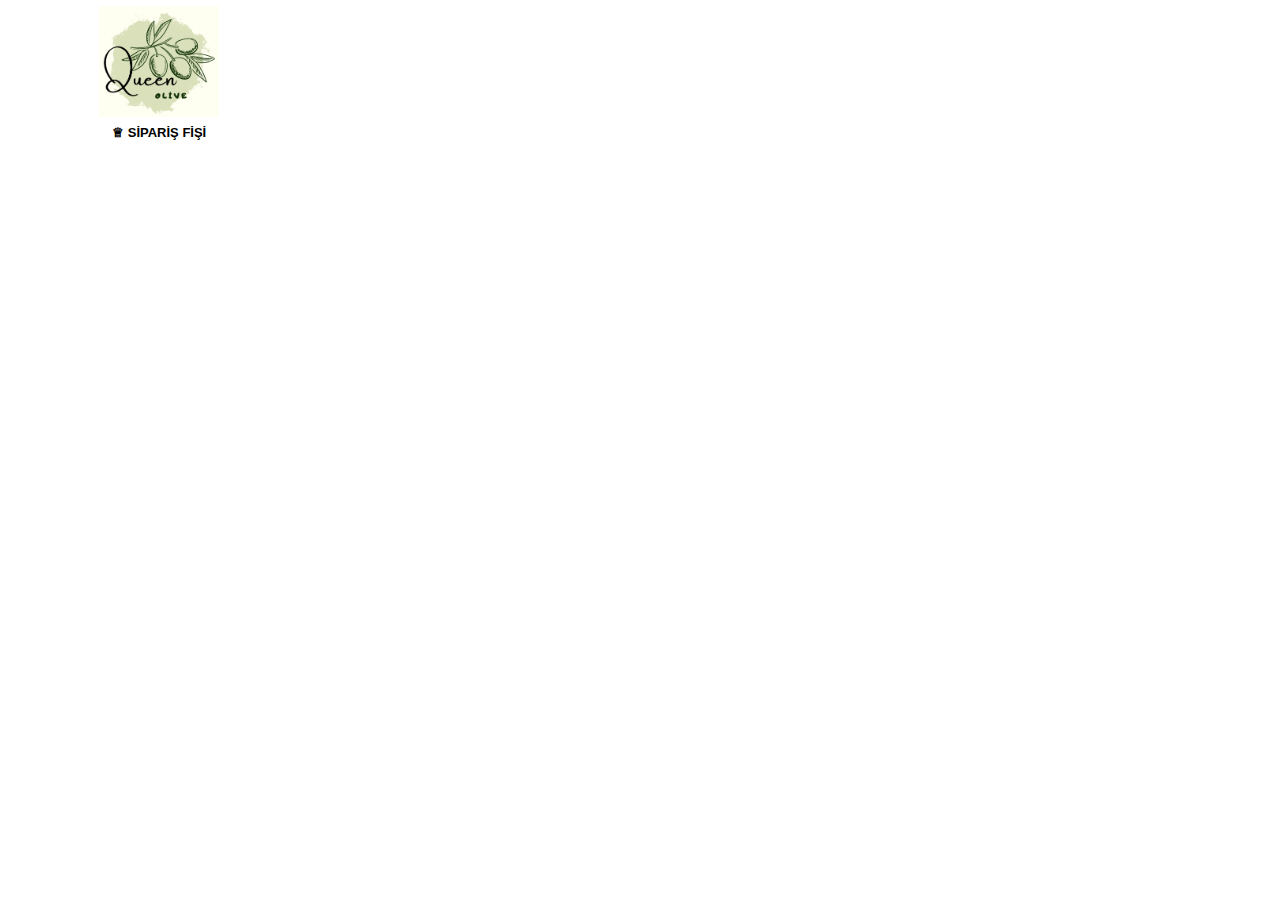
<file: adisyon_print.html>
<!DOCTYPE html>
<html lang="tr">
<head>
<meta charset="UTF-8">
<title>♕️ Fiş Yazdır</title>

<!-- TERMAL YAZICI AYARLARI -->
<style>
@page {
  size: 80mm auto;
  margin: 0;
}

html, body {
  width: 80mm;
  margin: 0;
  padding: 0 4px;
  font-family: Arial, sans-serif;
  font-size: 12px;
  line-height: 1.25;
}

/* Logo */
.logo {
  text-align: center;
  margin: 6px 0 4px 0;
}
.logo img {
  width: 120px;
  height: auto;
}

/* Başlık */
h2 {
  text-align: center;
  font-size: 13px;
  margin: 4px 0;
}

/* İçerik */
#content {
  width: 100%;
  word-wrap: break-word;
}

/* Kesikli çizgi */
.line {
  border-bottom: 1px dashed #000;
  margin: 6px 0;
}
</style>

</head>
<body>

<!-- LOGO -->
<div class="logo">
  <img src="logo.png">
</div>

<h2>♕️ SİPARİŞ FİŞİ</h2>

<!-- JS’den içeriği basacağımız yer -->
<div id="content"></div>

<script>
/* ============================================================
   BU FONKSİYON app.js TARAFINDAN ÇAĞRILIR
============================================================ */
window.doPrint = function () {
  setTimeout(() => {
    window.print();
    setTimeout(() => window.close(), 300);
  }, 150);
};
</script>

</body>
</html>
</file>
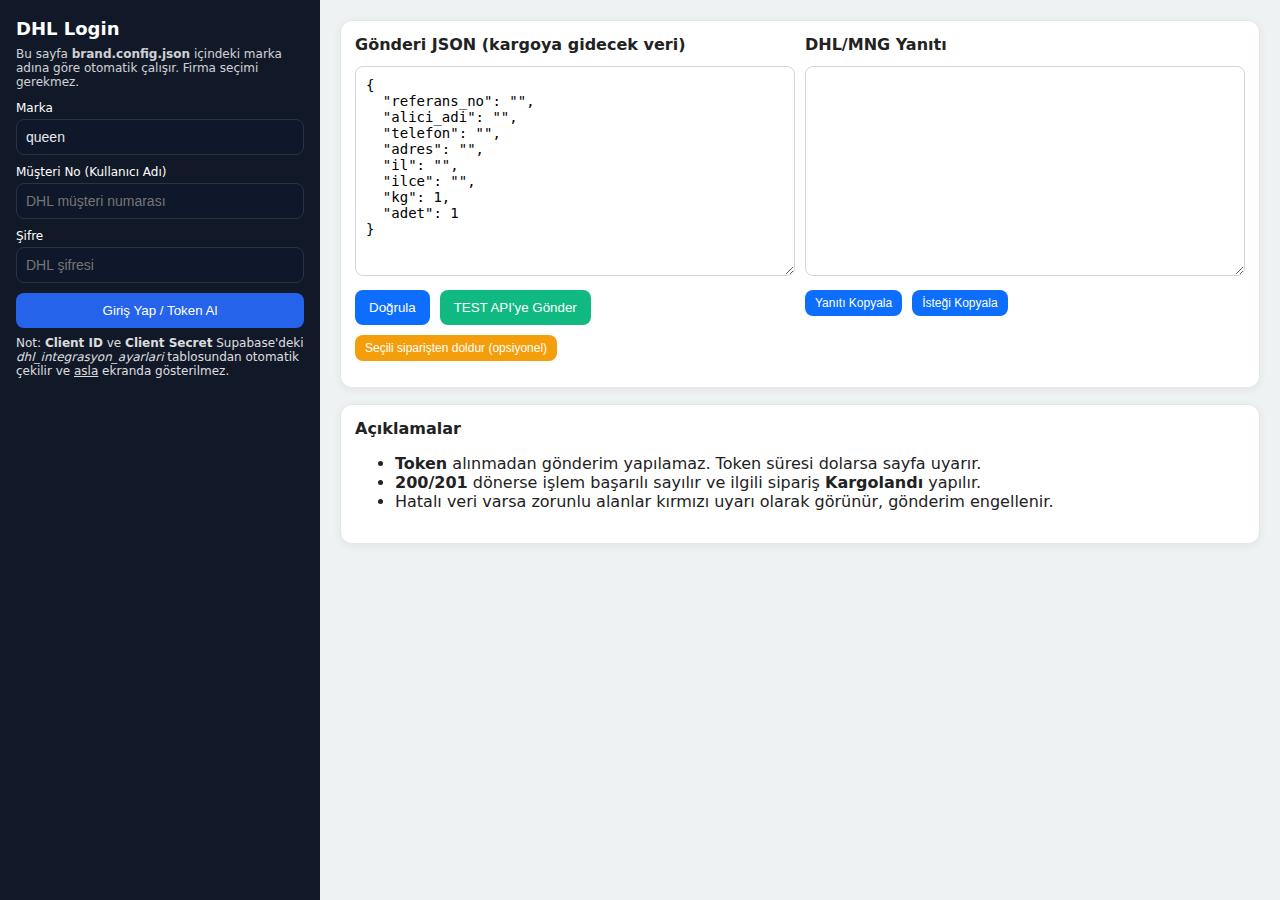
<file: dhl.html>
<!DOCTYPE html>
<html lang="tr">
<head>
  <meta charset="UTF-8" />
  <meta name="viewport" content="width=device-width, initial-scale=1" />
  <title>DHL Kargolama</title>
  <link rel="icon" type="image/png" href="favicon.png" />
  <script src="config.js"></script>
  <link rel="stylesheet" href="style.css" />
  <style>
    /* Sayfa içi sade stiller (mevcut tasarıma uyumlu, minimal) */
    .kargo-wrap{display:flex;min-height:100vh}
    .kargo-left{width:320px;background:#111827;color:#fff;padding:18px 16px}
    .kargo-left h2{margin:0 0 8px;font-size:18px}
    .kargo-left .desc{opacity:.8;font-size:12px;margin-bottom:12px}
    .kargo-left label{font-size:12px;display:block;margin:10px 0 4px}
    .kargo-left input{width:100%;padding:9px;border-radius:8px;border:1px solid #2b3445;background:#0f172a;color:#e5e7eb}
    .kargo-left .btn{width:100%;margin-top:10px;padding:10px 12px;border:none;border-radius:8px;background:#2563eb;color:#fff;cursor:pointer}
    .kargo-left .muted{font-size:12px;opacity:.85;margin-top:8px}
    .token-chip{margin-top:10px;padding:8px;border-radius:8px;background:#064e3b;color:#d1fae5;display:none}
    .token-chip.error{background:#7f1d1d;color:#fee2e2}

    .kargo-right{flex:1;padding:20px}
    .box{background:#fff;border:1px solid #e5e7eb;border-radius:12px;padding:14px 14px 16px;margin-bottom:16px;box-shadow:0 2px 8px rgba(0,0,0,.06)}
    .box h3{margin:0 0 12px;font-size:16px}
    .row{display:grid;grid-template-columns:1fr 1fr;gap:12px}
    .row > .box{margin:0}
    textarea.req,textarea.res{width:100%;min-height:210px;border:1px solid #d1d5db;border-radius:8px;padding:10px;font-family:ui-monospace,SFMono-Regular,Menlo,monospace}
    .actions{display:flex;gap:10px;flex-wrap:wrap;margin-top:10px}
    .btn{padding:10px 14px;border:none;border-radius:8px;background:#0d6efd;color:#fff;cursor:pointer}
    .btn.secondary{background:#10b981}
    .btn.warn{background:#f59e0b}
    .status-pill{display:inline-flex;align-items:center;gap:8px;padding:6px 10px;border-radius:999px;font-size:12px}
    .status-ok{background:#ecfdf5;color:#065f46}
    .status-err{background:#fef2f2;color:#991b1b}
    .mini{font-size:12px;padding:6px 10px}
    .two-col{display:grid;grid-template-columns:1fr 1fr;gap:10px}

    @media(max-width:1100px){
      .row{grid-template-columns:1fr}
      .two-col{grid-template-columns:1fr}
      .kargo-left{width:100%;position:sticky;top:0}
      .kargo-wrap{flex-direction:column}
    }
  </style>
</head>
<body>

<!-- SOL: Login & Token -->
<div class="kargo-wrap">
  <aside class="kargo-left">
    <h2>DHL Login</h2>
    <div class="desc">Bu sayfa <b>brand.config.json</b> içindeki marka adına göre otomatik çalışır. Firma seçimi gerekmez.</div>

    <label>Marka</label>
    <input id="brandName" type="text" disabled value="Yükleniyor..." />

    <label>Müşteri No (Kullanıcı Adı)</label>
    <input id="kullanici" type="text" placeholder="DHL müşteri numarası" />

    <label>Şifre</label>
    <input id="sifre" type="password" placeholder="DHL şifresi" />

    <button class="btn" id="btnLogin" onclick="handleLogin()">Giriş Yap / Token Al</button>
    <div id="tokenChip" class="token-chip">Token alındı • 8 saat geçerli</div>

    <div class="muted">Not: <b>Client ID</b> ve <b>Client Secret</b> Supabase'deki <i>dhl_integrasyon_ayarlari</i> tablosundan otomatik çekilir ve <u>asla</u> ekranda gösterilmez.</div>
  </aside>

  <!-- SAĞ: Test gönderim & log görüntüleme -->
  <main class="kargo-right">

    <div class="box two-col">
      <div>
        <h3>Gönderi JSON (kargoya gidecek veri)</h3>
        <textarea id="reqBox" class="req">{
  "referans_no": "",
  "alici_adi": "",
  "telefon": "",
  "adres": "",
  "il": "",
  "ilce": "",
  "kg": 1,
  "adet": 1
}</textarea>
        <div class="actions">
          <button class="btn" onclick="validateOnly()">Doğrula</button>
          <button class="btn secondary" onclick="sendShipment()">TEST API'ye Gönder</button>
          <button class="btn warn mini" onclick="preFillFromSelected()">Seçili siparişten doldur (opsiyonel)</button>
        </div>
        <div id="statusArea" style="margin-top:10px"></div>
      </div>
      <div>
        <h3>DHL/MNG Yanıtı</h3>
        <textarea id="resBox" class="res" readonly></textarea>
        <div class="actions">
          <button class="btn mini" onclick="copyText('resBox')">Yanıtı Kopyala</button>
          <button class="btn mini" onclick="copyText('reqBox')">İsteği Kopyala</button>
        </div>
      </div>
    </div>

    <div class="box">
      <h3>Açıklamalar</h3>
      <ul>
        <li><b>Token</b> alınmadan gönderim yapılamaz. Token süresi dolarsa sayfa uyarır.</li>
        <li><b>200/201</b> dönerse işlem başarılı sayılır ve ilgili sipariş <b>Kargolandı</b> yapılır.</li>
        <li>Hatalı veri varsa zorunlu alanlar kırmızı uyarı olarak görünür, gönderim engellenir.</li>
      </ul>
    </div>

  </main>
</div>

<!-- Supabase & App -->
<script src="https://cdn.jsdelivr.net/npm/@supabase/supabase-js@2"></script>
<script>
/************************************
 * 1) GLOBALS
 ************************************/
let db;              // supabase client
let BRAND = null;    // brand.config.json -> CONFIG.brand
let client_id = null, client_secret = null; // dhl_integrasyon_ayarlari
let token_url = null, shipment_url = null, api_version = "1.0";

let activeToken = null;   // alınan JWT
let tokenExpireAt = null; // ISO string

/************************************
 * 2) INIT
 ************************************/
(async function init(){
  await window.waitConfig?.();
  BRAND = (window.CONFIG?.brand || "").toLowerCase();
  document.getElementById('brandName').value = BRAND || "(brand yok)";

  // Supabase client (mevcut projedeki sabitlerle birebir)
  const SUPABASE_URL = "https://jarsxtpqzqzhlshpmgot.supabase.co";
  const SUPABASE_KEY = "eyJhbGciOiJIUzI1NiIsInR5cCI6IkpXVCJ9.eyJpc3MiOiJzdXBhYmFzZSIsInJlZiI6ImphcnN4dHBxenF6aGxzaHBtZ290Iiwicm9sZSI6ImFub24iLCJpYXQiOjE3NjIyODExMTcsImV4cCI6MjA3Nzg1NzExN30.98oYONSkb8XSDrfGW2FxhFmt2BLB5ZRo3Ho50GhZYgE";
  db = supabase.createClient(SUPABASE_URL, SUPABASE_KEY);

  // 1) Global entegrasyon ayarlarını çek (client id/secret + URL'ler)
  await loadIntegrationSettings();
  // 2) Firma hesabını çek (musteri_no / sifre) ve alanlara doldur
  await loadFirmAccount();
  // 3) LocalStorage'da geçerli token varsa yükle
  loadLocalToken();
})();

async function loadIntegrationSettings(){
  const { data, error } = await db
    .from('dhl_integrasyon_ayarlari')
    .select('*')
    .limit(1)
    .maybeSingle();
  if(error){ console.warn('integration error', error); return; }
  if(!data) return;
  client_id = data["X-IBM-Client-Id"]; client_secret = data["X-IBM-Client-Secret"];
  token_url = data.token_url; shipment_url = data.shipment_url; api_version = data["x-api-version"] || '1.0';
}

async function loadFirmAccount(){
  if(!BRAND) return;
  const { data, error } = await db
    .from('dhl_firma_hesaplari')
    .select('customerNumber, password, son_token, son_token_expire')
    .eq('firma_adi', BRAND)
    .maybeSingle();
  if(error){ console.warn('firma hesap error', error); return; }
  if(!data) return;
  document.getElementById('kullanici').value = data.customerNumber || '';
  document.getElementById('sifre').value = data.password || '';
  if(data.son_token && data.son_token_expire){
    activeToken = data.son_token;
    tokenExpireAt = data.son_token_expire;
    reflectTokenUI();
  }
}

function loadLocalToken(){
  try{
    const t = localStorage.getItem('dhl_token');
    const ex = localStorage.getItem('dhl_token_exp');
    if(t && ex && new Date(ex) > new Date()){
      activeToken = t; tokenExpireAt = ex; reflectTokenUI();
    }
  }catch{}
}

function reflectTokenUI(){
  const chip = document.getElementById('tokenChip');
  if(activeToken && tokenExpireAt && new Date(tokenExpireAt) > new Date()){
    const leftMin = Math.max(0, Math.floor((new Date(tokenExpireAt) - new Date())/60000));
    chip.classList.remove('error');
    chip.textContent = `Token aktif • ${leftMin} dk. kaldı`;
    chip.style.display = 'block';
  }else{
    chip.classList.add('error');
    chip.textContent = 'Token yok / süresi doldu';
    chip.style.display = 'block';
  }
}

/************************************
 * 3) LOGIN / TOKEN
 ************************************/
async function handleLogin(){
  const musteri = document.getElementById('kullanici').value.trim();
  const sifre   = document.getElementById('sifre').value.trim();
  if(!musteri || !sifre){ return alert('Müşteri no ve şifre zorunlu'); }
  if(!client_id || !client_secret || !token_url){ return alert('Entegrasyon ayarları eksik (client/secret/token_url)'); }

  // MNG->DHL test örneği: token için gerekli header'lar
  try{
    const res = await fetch(token_url, {
      method: 'POST',
      headers: {
        'X-IBM-Client-Id': client_id,
        'X-IBM-Client-Secret': client_secret,
        'accept': 'application/json',
        'content-type': 'application/json',
        'x-api-version': api_version
      },
      body: JSON.stringify({ username: musteri, password: sifre }) // GUIDE'a göre gerekirse boş {}
    });

    const raw = await res.text();
    let data = {};
    try{ data = JSON.parse(raw); }catch{ data = { raw }; }

    if(res.status === 200 || res.status === 201){
      activeToken = data.access_token || data.token || null;
      // expires / expires_in'den tahminî expiry
      const ex = data.expires || data.exp || null;
      tokenExpireAt = ex ? new Date(ex).toISOString() : new Date(Date.now()+8*3600*1000).toISOString();

      // Supabase'e kaydet
      if(BRAND){
        await db.from('dhl_firma_hesaplari')
          .update({ customerNumber: musteri, password: sifre, son_token: activeToken, son_token_expire: tokenExpireAt })
          .eq('firma_adi', BRAND);
      }
      // LocalStorage
      localStorage.setItem('dhl_token', activeToken||'');
      localStorage.setItem('dhl_token_exp', tokenExpireAt||'');

      reflectTokenUI();
      alert('Token başarıyla alındı');
    }else{
      activeToken = null; tokenExpireAt = null; reflectTokenUI();
      alert('Token alınamadı: '+raw);
    }
  }catch(err){
    activeToken = null; tokenExpireAt = null; reflectTokenUI();
    alert('Token hatası: '+err);
  }
}

/************************************
 * 4) VALIDATION
 ************************************/
function validateOnly(){
  const { ok, errors } = validateJSON();
  const area = document.getElementById('statusArea');
  if(ok){ area.innerHTML = `<span class="status-pill status-ok">✔ Zorunlu alan kontrolü geçti</span>`; }
  else{ area.innerHTML = `<span class="status-pill status-err">✖ Eksik/Hatalı alanlar: ${errors.join(', ')}</span>`; }
}

function validateJSON(){
  let bodyText = document.getElementById('reqBox').value;
  let obj;
  try{ obj = JSON.parse(bodyText); }catch{ return { ok:false, errors:['Geçersiz JSON'] }; }
  const need = ['referans_no','alici_adi','telefon','adres','il','ilce','kg','adet'];
  const missing = need.filter(k=> !obj[k] && obj[k] !== 0);
  if(missing.length) return { ok:false, errors:missing };
  if(isNaN(Number(obj.kg)) || isNaN(Number(obj.adet))) return { ok:false, errors:['kg/adet sayı olmalı'] };
  return { ok:true, errors:[] };
}

/************************************
 * 5) SHIPMENT GÖNDERİMİ (TEST)
 ************************************/
async function sendShipment(){
  if(!activeToken || !tokenExpireAt || new Date(tokenExpireAt) <= new Date()){
    return alert('Token geçersiz veya süresi dolmuş. Lütfen tekrar giriş yapın.');
  }
  if(!shipment_url){ return alert('shipment_url tanımlı değil'); }

  const v = validateJSON();
  if(!v.ok){ return validateOnly(); }

  const bodyText = document.getElementById('reqBox').value;
  let statusHtml = '';
  try{
    const res = await fetch(shipment_url, {
      method: 'POST',
      headers: {
        'Authorization': 'Bearer '+activeToken,
        'accept': 'application/json',
        'content-type': 'application/json'
      },
      body: bodyText
    });

    const rawText = await res.text();
    document.getElementById('resBox').value = rawText;

    if(res.status === 200 || res.status === 201){
      statusHtml = `<span class=\"status-pill status-ok\">✔ ${res.status} Başarılı</span>`;
      // Sipariş durumunu Kargolandı yap (referans_no alanını siparis_no olarak varsayıyoruz)
      try{
        const parsed = JSON.parse(bodyText);
        const refNo = Number(parsed.referans_no);
        if(!isNaN(refNo)){
          await db.from('queen_siparisler')
            .update({ kargo_durumu:'Kargolandı' })
            .eq('siparis_no', refNo);
        }
      }catch{}
      alert('Gönderim başarılı');
    }else{
      statusHtml = `<span class=\"status-pill status-err\">✖ ${res.status} Hata</span>`;
      alert('Hata oluştu. Yanıt detayını kontrol edin.');
    }
  }catch(err){
    statusHtml = `<span class=\"status-pill status-err\">✖ İstek hatası: ${String(err)}</span>`;
  }
  document.getElementById('statusArea').innerHTML = statusHtml;
}

/************************************
 * 6) KOLAYLIK
 ************************************/
function copyText(id){
  const el = document.getElementById(id);
  el.select();
  document.execCommand('copy');
}

function preFillFromSelected(){
  // Bu fonksiyon istenirse mevcut sayfadaki seçili siparişten formu doldurmak için kullanılabilir
  // Şimdilik sadece örnek doldurma bırakıyoruz.
  const ex = {
    referans_no: "10001",
    alici_adi: "Ad Soyad",
    telefon: "05001234567",
    adres: "Mahalle Cad. Sok. No:1",
    il: "İstanbul",
    ilce: "Kadıköy",
    kg: 1,
    adet: 1
  };
  document.getElementById('reqBox').value = JSON.stringify(ex, null, 2);
}
</script>
</body>
</html>
</file>
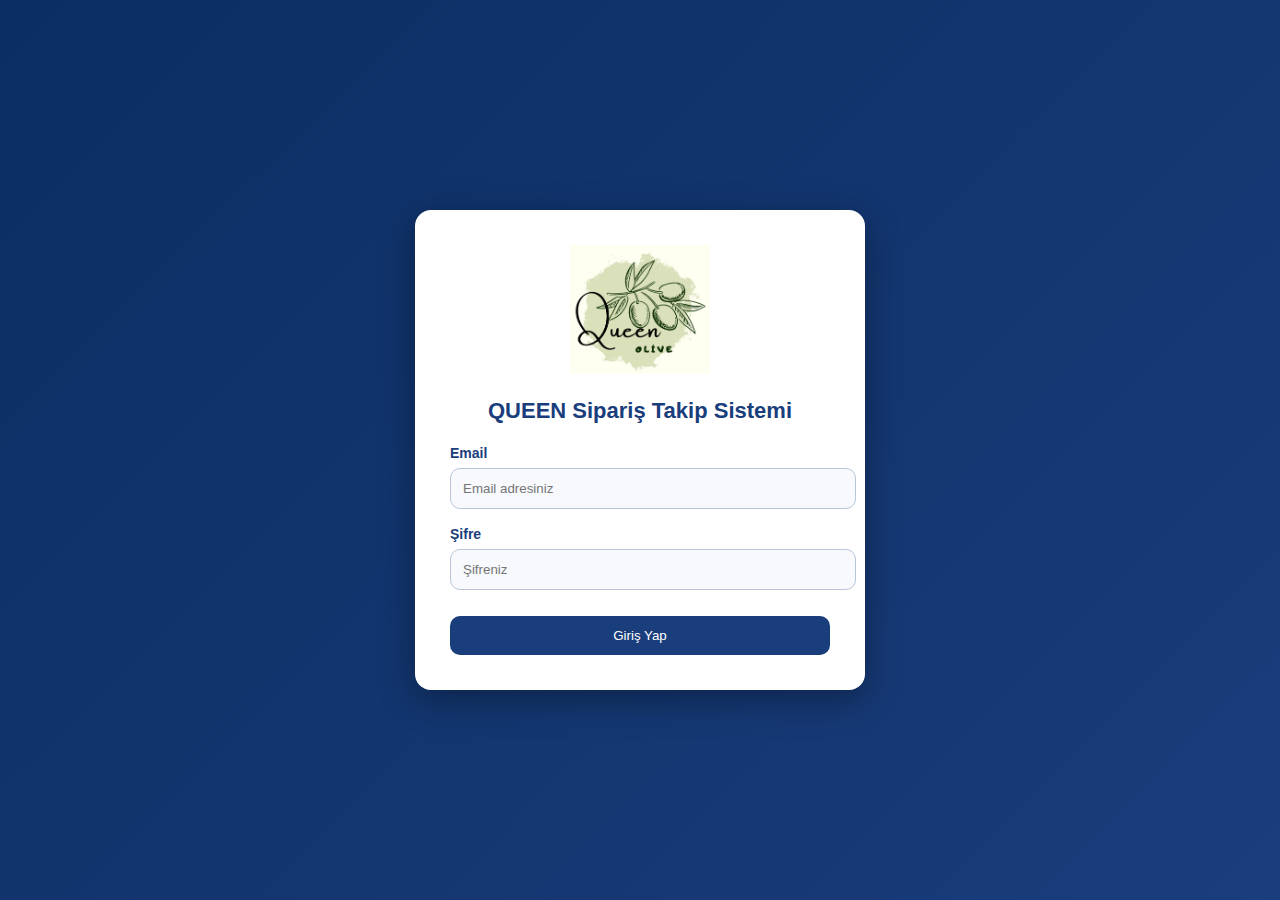
<file: login.html>
<!DOCTYPE html>
<html lang="tr">
<head>
  <meta charset="UTF-8"><meta name="viewport" content="width=device-width, initial-scale=1.0">
  <title>Giriş Yap</title>
  <script src="config.js"></script>
  <style>
    body{margin:0;height:100vh;display:flex;align-items:center;justify-content:center;font-family:"Segoe UI",sans-serif;background:linear-gradient(135deg,#0b2e63,#1a3d7c)}
    .login-box{width:90%;max-width:380px;background:#fff;padding:35px;border-radius:16px;box-shadow:0 10px 35px rgba(0,0,0,.35);text-align:center}
    .logo{width:140px;margin:0 auto 20px}
    h2{color:#1a3d7c;margin:0 0 20px;font-size:22px;font-weight:700}
    .form-group{margin-bottom:16px;text-align:left}
    label{font-size:14px;font-weight:600;color:#1a3d7c}
    input{width:100%;padding:12px;border-radius:10px;border:1px solid #b8c6d9;margin-top:6px;background:#f7f9fc}
    .btn-login{width:100%;padding:12px;border:none;border-radius:10px;background:#1a3d7c;color:#fff;cursor:pointer;margin-top:10px}
    .error{margin-top:12px;color:#e74c3c;display:none}
  </style>
</head>
<body>
  <div class="login-box">
    <img id="brandLogo" class="logo" alt="Logo">
    <h2 id="brandTitle"></h2>

    <div class="form-group">
      <label>Email</label>
      <input id="email" type="email" placeholder="Email adresiniz">
    </div>
    <div class="form-group">
      <label>Şifre</label>
      <input id="password" type="password" placeholder="Şifreniz">
    </div>

    <button class="btn-login" onclick="login()">Giriş Yap</button>
    <div id="errorBox" class="error"></div>
  </div>

  <script src="https://cdn.jsdelivr.net/npm/@supabase/supabase-js@2"></script>
  <script>
    (async()=>{
      await window.waitConfig();
      document.getElementById("brandLogo").src = CONFIG.logo;
      document.getElementById("brandTitle").innerText = CONFIG.brandName + " Sipariş Takip Sistemi";
    })();

    const db = supabase.createClient(
      "https://jarsxtpqzqzhlshpmgot.supabase.co",
      "eyJhbGciOiJIUzI1NiIsInR5cCI6IkpXVCJ9.eyJpc3MiOiJzdXBhYmFzZSIsInJlZiI6ImphcnN4dHBxenF6aGxzaHBtZ290Iiwicm9sZSI6ImFub24iLCJpYXQiOjE3NjIyODExMTcsImV4cCI6MjA3Nzg1NzExN30.98oYONSkb8XSDrfGW2FxhFmt2BLB5ZRo3Ho50GhZYgE"
    );

    async function login(){
      await window.waitConfig();
      const email = document.getElementById("email").value.trim();
      const password = document.getElementById("password").value.trim();
      const errorBox = document.getElementById("errorBox"); errorBox.style.display="none";

      const { data, error } = await db.auth.signInWithPassword({ email, password });
      if(error){ errorBox.textContent="Hatalı email veya şifre!"; errorBox.style.display="block"; return; }

      const meta = (data.user.user_metadata ?? data.user.raw_user_meta_data) || {};
      if(!meta.firma || meta.firma.toLowerCase() !== CONFIG.brand.toLowerCase()){
        errorBox.textContent = "Bu panele sadece " + CONFIG.brandName + " kullanıcıları girebilir!";
        errorBox.style.display="block";
        await db.auth.signOut();
        return;
      }

      localStorage.setItem("firma", meta.firma.toLowerCase());
      localStorage.setItem("rol", meta.rol || "");
      localStorage.setItem("session", JSON.stringify(data.session));
      location.href="index.html";
    }
    window.login = login;
  </script>
</body>
</html>
</file>
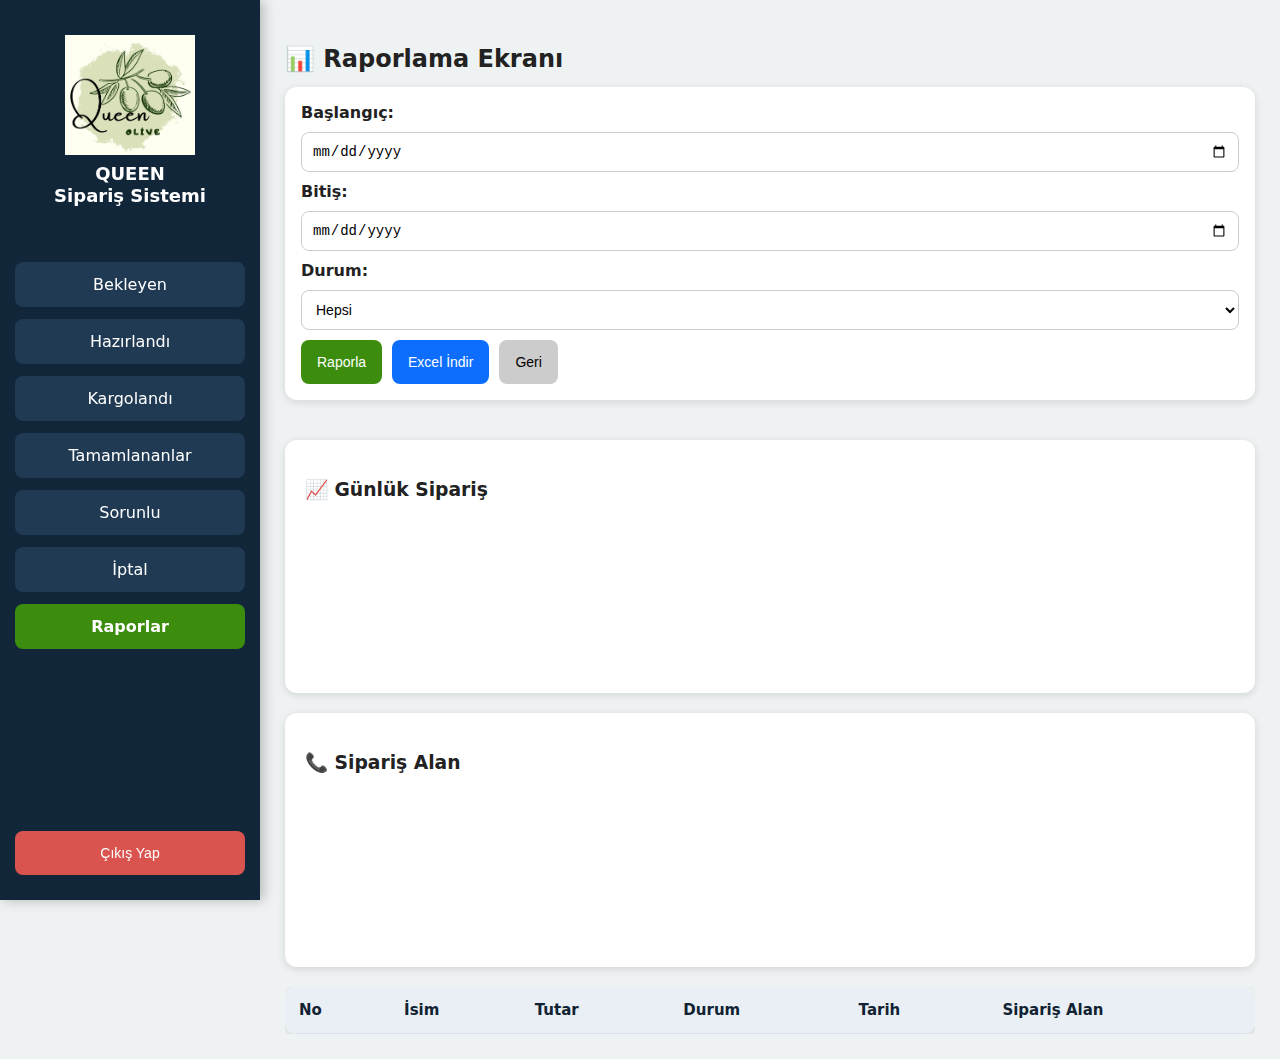
<file: rapor.html>
<!DOCTYPE html>
<html lang="tr">
<head>
  <meta charset="UTF-8" />
  <meta name="viewport" content="width=device-width, initial-scale=1.0" />
  <title>Raporlar</title>

  <!-- CONFIG -->
  <script src="config.js"></script>

  <!-- CSS -->
  <link rel="stylesheet" href="style.css" />

  <!-- SUPABASE & CHARTS -->
  <script src="https://cdn.jsdelivr.net/npm/@supabase/supabase-js@2"></script>
  <script src="https://cdn.jsdelivr.net/npm/chart.js"></script>

  <style>
    .report-card{
      background:#fff;padding:20px;border-radius:12px;
      box-shadow:0 2px 8px rgba(0,0,0,.12);flex:1;min-width:220px
    }
    .report-card h3{margin:0;font-size:16px}
    .report-card .value{margin-top:8px;font-size:24px;font-weight:700}
    .toolbar{
      background:#fff;padding:16px;border-radius:12px;
      box-shadow:0 2px 8px rgba(0,0,0,.12);
      margin-bottom:20px;display:flex;gap:10px;flex-wrap:wrap;
      align-items:center
    }
    select, input[type="date"]{
      padding:10px;border:1px solid #ccc;border-radius:8px
    }
  </style>
</head>
<body>
  <div class="mobile-menu-btn" onclick="toggleMenu()">☰</div>

  <aside class="sidebar">
    <div class="sidebar-header">
      <img id="brandLogo" class="sidebar-logo" alt="Logo">
      <div id="brandTitle" class="sidebar-title"></div>
    </div>

    <ul class="menu">
      <li onclick="window.location='index.html'">Bekleyen</li>
      <li onclick="window.location='index.html'">Hazırlandı</li>
      <li onclick="window.location='index.html'">Kargolandı</li>
      <li onclick="window.location='index.html'">Tamamlananlar</li>
      <li onclick="window.location='index.html'">Sorunlu</li>
      <li onclick="window.location='index.html'">İptal</li>
      <li class="active">Raporlar</li>
    </ul>

    <button class="btn-danger" onclick="window.location='login.html'">Çıkış Yap</button>
  </aside>

  <div class="content-area">

    <h2 style="margin-bottom:14px;">📊 Raporlama Ekranı</h2>

    <!-- FİLTRE ARAÇLARI -->
    <div class="toolbar">
      <label><b>Başlangıç:</b></label><input type="date" id="startDate"/>
      <label><b>Bitiş:</b></label><input type="date" id="endDate"/>

      <label><b>Durum:</b></label>
      <select id="statusSel">
        <option value="">Hepsi</option>
        <option>Bekliyor</option>
        <option>Hazırlandı</option>
        <option>Kargolandı</option>
        <option>Tamamlandı</option>
        <option>Sorunlu</option>
        <option>İptal</option>
      </select>

      <button class="btn-primary" onclick="loadReport()">Raporla</button>
      <button class="btn-secondary" onclick="exportExcel()">Excel İndir</button>
      <button class="btn-close" onclick="window.location='index.html'">Geri</button>
    </div>

    <div id="summaryCards" style="display:flex;gap:20px;flex-wrap:wrap;margin-bottom:20px;"></div>

    <div style="background:#fff;padding:20px;border-radius:12px;box-shadow:0 2px 8px rgba(0,0,0,.12);margin-bottom:20px;">
      <h3>📈 Günlük Sipariş</h3>
      <canvas id="dailyChart" style="max-height:300px;"></canvas>
    </div>

    <div style="background:#fff;padding:20px;border-radius:12px;box-shadow:0 2px 8px rgba(0,0,0,.12);margin-bottom:20px;">
      <h3>📞 Sipariş Alan</h3>
      <canvas id="salesByTel" style="max-height:300px;"></canvas>
    </div>

    <div class="table-wrapper">
      <table class="orders-table">
        <thead>
          <tr>
            <th>No</th>
            <th>İsim</th>
            <th>Tutar</th>
            <th>Durum</th>
            <th>Tarih</th>
            <th>Sipariş Alan</th>
          </tr>
        </thead>
        <tbody id="reportTable"></tbody>
      </table>
    </div>
  </div>



<!-- ===================== -->
<!--   RAPOR SCRIPTİ       -->
<!-- ===================== -->
<script>
(async ()=>{
  await window.waitConfig();

  document.getElementById("brandLogo").src = CONFIG.logo;
  document.getElementById("brandTitle").innerHTML = CONFIG.brandName + "<br/>Sipariş Sistemi";

  const TABLE = CONFIG.table;
  const db = supabase.createClient(
    "https://jarsxtpqzqzhlshpmgot.supabase.co",
    "eyJhbGciOiJIUzI1NiIsInR5cCI6IkpXVCJ9.eyJpc3MiOiJzdXBhYmFzZSIsInJlZiI6ImphcnN4dHBxenF6aGxzaHBtZ290Iiwicm9sZSI6ImFub24iLCJpYXQiOjE3NjIyODExMTcsImV4cCI6MjA3Nzg1NzExN30.98oYONSkb8XSDrfGW2FxhFmt2BLB5ZRo3Ho50GhZYgE"
  );

  let chart1=null, chart2=null;
  let lastRows=[];


  /* ==============================
        RAPOR YÜKLEME
  ============================== */
  async function loadReport(){
    const s = startDate.value;
    const e = endDate.value;
    const st = statusSel.value;

    let q = db.from(TABLE).select("*");

    if(s) q = q.gte("tarih", s);
    if(e) q = q.lte("tarih", e + " 23:59:59");
    if(st) q = q.eq("kargo_durumu", st);

    q = q.order("tarih",{ascending:false});

    const { data, error } = await q;
    if(error){ alert("Rapor hatası: " + error.message); return; }

    lastRows = data || [];
    renderReport(lastRows);
  }


  /* ==============================
        TABLO + ÖZET + GRAFİK
  ============================== */
  function renderReport(rows){
    const table = document.getElementById("reportTable");
    const summary = document.getElementById("summaryCards");
    table.innerHTML=""; summary.innerHTML="";

    if(!rows.length){
      table.innerHTML = `<tr><td colspan="6">Kayıt yok</td></tr>`;
      buildCharts([]);
      return;
    }

    let toplam=0, adet=rows.length, kargolanan=0;
    rows.forEach(r=>{
      toplam += Number(r.toplam_tutar||0);
      if(r.kargo_durumu==="Kargolandı") kargolanan++;
      table.innerHTML += `
        <tr>
          <td>${r.siparis_no}</td>
          <td>${r.ad_soyad}</td>
          <td>${r.toplam_tutar} TL</td>
          <td>${r.kargo_durumu}</td>
          <td>${(r.tarih||"").substring(0,10)}</td>
          <td>${r.siparis_alan||""}</td>
        </tr>`;
    });

    summary.innerHTML = `
      <div class="report-card"><h3>Toplam Sipariş</h3><div class="value">${adet}</div></div>
      <div class="report-card"><h3>Toplam Tutar</h3><div class="value">${toplam} TL</div></div>
      <div class="report-card"><h3>Kargolanan</h3><div class="value">${kargolanan}</div></div>
    `;

    buildCharts(rows);
  }


  /* ==============================
        GRAFİKLER
  ============================== */
  function buildCharts(rows){
    const daily={};
    rows.forEach(r=>{
      const d=(r.tarih||"").substring(0,10);
      daily[d]=(daily[d]||0)+1;
    });

    const labels1=Object.keys(daily);
    const values1=Object.values(daily);

    if(chart1) chart1.destroy();
    chart1 = new Chart(document.getElementById("dailyChart"),{
      type:"line",
      data:{
        labels:labels1,
        datasets:[{ label:"Günlük Sipariş", data:values1, borderWidth:3 }]
      }
    });

    const byTel={};
    rows.forEach(r=>{
      const key=r.siparis_alan||"Bilinmiyor";
      byTel[key]=(byTel[key]||0)+1;
    });

    const labels2=Object.keys(byTel);
    const values2=Object.values(byTel);

    if(chart2) chart2.destroy();
    chart2 = new Chart(document.getElementById("salesByTel"),{
      type:"bar",
      data:{
        labels:labels2,
        datasets:[{ label:"Sipariş Sayısı", data:values2, borderWidth:2 }]
      }
    });
  }


  /* ==============================
        EXCEL EXPORT
  ============================== */
  function exportExcel(){
    if(!lastRows.length){ alert("Dışa aktarılacak veri yok"); return; }

    const headers = ["No","İsim","Tutar","Durum","Tarih","Sipariş Alan"];

    const rows = lastRows.map(r=>[
      r.siparis_no, r.ad_soyad, r.toplam_tutar,
      r.kargo_durumu, (r.tarih||"").substring(0,19),
      r.siparis_alan||""
    ]);

    const tableHtml = `
      <table>
        <thead><tr>${headers.map(h=>`<th>${h}</th>`).join("")}</tr></thead>
        <tbody>
          ${rows.map(row=>`<tr>${row.map(cell=>`<td>${String(cell??"")}</td>`).join("")}</tr>`).join("")}
        </tbody>
      </table>
    `;

    const blob = new Blob(["\ufeff" + tableHtml], { type:"application/vnd.ms-excel" });
    const url = URL.createObjectURL(blob);
    const a = document.createElement("a");
    a.href = url;
    a.download = "rapor.xls";
    a.click();
    URL.revokeObjectURL(url);
  }


  /* ==============================
       GLOBAL EXPORT
  ============================== */
  window.loadReport = loadReport;
  window.exportExcel = exportExcel;

  /* BAŞLANGIÇTA OTOMATİK RAPOR YÜKLE */
  loadReport();

})();

function toggleMenu(){
  document.querySelector(".sidebar").classList.toggle("open");
}

document.addEventListener("click", e=>{
  const sidebar = document.querySelector(".sidebar");
  const btn = document.querySelector(".mobile-menu-btn");
  if(!sidebar.classList.contains("open")) return;
  if(sidebar.contains(e.target) || btn.contains(e.target)) return;
  sidebar.classList.remove("open");
});
</script>

</body>
</html>
</file>
<file: style.css>
/* ==============================
   GENEL
============================== */
:root{
  --bg:#eef2f3;
  --text:#222;
  --brand:#3c8d0d;
  --brand-2:#0d6efd;
  --sidebar:#12263a;
  --sidebar-2:#1f3a52;
  --muted:#6c757d;
  --danger:#d9534f;
  --warning:#ffc107;
  --table-head:#e9eff4;
  --table-border:#d9e2ec;
}
*{box-sizing:border-box}
html,body{height:100%}
body{
  margin:0; padding:0;
  font-family:"Segoe UI",system-ui,-apple-system,Arial,sans-serif;
  background:var(--bg); color:var(--text);
}

/* ==============================
   SIDEBAR & MOBİL MENÜ
============================== */
.sidebar{
  width:260px; height:100vh;
  position:fixed; left:0; top:0; z-index:999;
  background:var(--sidebar); color:#fff;
  padding:25px 15px; display:flex; flex-direction:column;
  box-shadow:3px 0 12px rgba(0,0,0,.25);
}
.sidebar-header{ text-align:center; padding:10px 0 20px }
.sidebar-logo{ width:130px; height:auto; display:block; margin:0 auto 8px }
.sidebar-title{ font-size:18px; font-weight:700; line-height:1.2 }

.menu{ list-style:none; padding:0; margin:35px 0 0 }
.menu li{
  background:var(--sidebar-2); padding:13px; margin-bottom:12px;
  text-align:center; border-radius:8px; cursor:pointer; font-size:16px;
  transition:.2s
}
.menu li:hover{ background:#24445f }
.menu li.active{ background:var(--brand)!important; font-weight:700 }

.btn-danger{
  width:100%; margin-top:auto; padding:12px; font-size:15px;
  background:var(--danger); color:#fff; border:none; border-radius:8px; cursor:pointer
}
.btn-danger:hover{ background:#c9302c }

.mobile-menu-btn{
  display:none; position:fixed; top:15px; left:15px;
  z-index:10000; background:#12263a; color:#fff;
  padding:10px 14px; font-size:22px; border-radius:6px; cursor:pointer
}

/* ==============================
   ANA İÇERİK & ÜST BAR
============================== */
.content-area{ margin-left:260px; padding:25px; transition:.3s }
.top-bar{ display:flex; gap:10px; margin-bottom:20px }
.top-bar input{
  flex:1; padding:12px; font-size:15px; border-radius:8px; border:1px solid #ccc; background:#fff
}
.btn-search,.btn-clear{
  border:none; border-radius:8px; color:#fff; cursor:pointer; padding:12px 18px
}
.btn-search{ background:var(--brand) }
.btn-clear{ background:var(--muted) }

/* ==============================
   TABLO
============================== */
.table-wrapper{ width:100%; overflow-x:auto }
.orders-table{
  width:100%; min-width:700px;
  border-collapse:collapse; background:#fff; border-radius:12px; overflow:hidden;
  box-shadow:0 2px 8px rgba(0,0,0,.12)
}
.orders-table th{
  background:var(--table-head); color:#123; padding:14px; font-size:15px; text-align:left;
  border-bottom:1px solid var(--table-border); white-space:nowrap
}
.orders-table td{
  padding:13px; border-bottom:1px solid #f0f0f0; font-size:14px; white-space:nowrap
}
.orders-table tbody tr,
.orders-table tbody tr td{
  cursor:pointer;
  user-select:none;
}
.orders-table tr:hover{
  background:#d8e9d8;
  box-shadow:inset 4px 0 var(--brand);
}

.btn-open{
  padding:8px 12px; background:var(--brand-2);
  border:none; border-radius:6px; color:#fff; cursor:pointer; font-size:13px
}

.error-chip{
  display:inline-flex;
  align-items:center;
  gap:8px;
  padding:8px 10px;
  max-width:240px;
  background:#fcebea;
  color:#9b1c1c;
  border:1px solid #f5c6cb;
  border-radius:8px;
  cursor:pointer;
}

.error-chip__label{
  font-weight:700;
  font-size:12px;
  text-transform:uppercase;
  letter-spacing:.5px;
}

.error-chip__text{
  font-size:13px;
  white-space:nowrap;
  overflow:hidden;
  text-overflow:ellipsis;
}
.btn-load-more{
  margin:20px auto; display:block; padding:12px 20px;
  background:var(--brand-2); color:#fff; border:none; border-radius:8px; cursor:pointer
}
.btn-load-more:hover{ filter:brightness(.95) }

/* ==============================
   MODAL
============================== */
.modal{
  display:none; position:fixed; inset:0;
  z-index:500;
  background:rgba(0,0,0,.45); backdrop-filter:blur(2px)
}

/* === Sipariş Detayı Modal / DAR ve UZUN Tasarım === */
.modal-content {
  width: 550px !important;          /* DAR modal (eski kare görünüm kalkar) */
  max-height: 92vh !important;      /* ekranın %92’sine kadar yükseklik */
  min-height: 700px !important;     /* daha uzun görünmesi için minimum boy */
  
  overflow-y: auto !important;      /* içerik taşarsa kaydırma */
  background: #fff;
  
  margin: 40px auto;
  padding: 28px;
  border-radius: 18px;

  box-shadow: 0 12px 40px rgba(0,0,0,.25);

  transform: scale(0.96);           /* hafif küçült → premium görünüm */
  transform-origin: top center;
}


@keyframes fadeIn{ from{opacity:0; transform:translateY(-8px)} to{opacity:1; transform:none} }
.modal h2{ margin:0 0 10px; color:var(--brand); font-size:22px }
.close{ float:right; font-size:26px; cursor:pointer; color:#666 }

.modal-btns{ margin-top:18px; display:flex; gap:10px; flex-wrap:wrap }
.modal-btns button{ min-width:120px }

/* BUTTONS - YENİ DÜZENLİ QUEEN STİLİ */
.btn-primary,
.btn-secondary,
.btn-warning,
.btn-waiting,
.btn-close,
.btn-danger {
  padding:12px 16px;
  border:none;
  border-radius:8px;
  cursor:pointer;
  font-size:14px;
  height:44px;             /* tüm butonlar eşitlendi */
  display:flex;
  align-items:center;
  justify-content:center;
}

/* renkler */
.btn-primary{ background:var(--brand); color:#fff }
.btn-secondary{ background:var(--brand-2); color:#fff }
.btn-warning{ background:var(--warning); color:#000 }
.btn-waiting{ background:var(--muted); color:#fff }
.btn-close{ background:#ccc; color:#000 }
.btn-danger{ background:var(--danger); color:#fff !important }

.btn-primary:hover,
.btn-secondary:hover,
.btn-warning:hover,
.btn-danger:hover,
.btn-waiting:hover,
.btn-close:hover{ opacity:.9 }

/* Mini buton (Şehir/İlçe SOR) */
.btn-mini{
  display:inline-block; padding:4px 8px; font-size:12px;
  border:none; border-radius:6px; background:var(--brand-2); color:#fff; margin-left:6px
}

/* Form alanları */
textarea{
  width:100%; height:90px; border-radius:8px; padding:12px; border:1px solid #ccc; font-size:14px
}

input, select{
  width:100%;
  padding:11px 12px;
  border-radius:10px;
  border:1px solid #d9e2ec;
  font-size:14px;
  background:#fff;
}

/* Düzenleme grid */
.edit-grid{
  display:grid; grid-template-columns:1fr 1fr; gap:14px
}
.edit-grid .full-row{
  grid-column:1 / -1
}

.edit-card{
  background:#f9fbfd;
  border:1px solid #d9e2ec;
  border-radius:16px;
  padding:18px;
  box-shadow:0 8px 30px rgba(0,0,0,.08);
}

.edit-card__header{
  display:flex;
  align-items:center;
  justify-content:space-between;
  gap:12px;
  margin-bottom:14px;
}

.eyebrow{
  margin:0;
  font-size:12px;
  text-transform:uppercase;
  letter-spacing:1px;
  color:var(--muted);
}

.title{
  margin:2px 0 0;
  font-size:20px;
  font-weight:700;
}

.pill{
  padding:8px 12px;
  background:rgba(60,141,13,.1);
  color:var(--brand);
  border:1px solid rgba(60,141,13,.2);
  border-radius:999px;
  font-weight:600;
  white-space:nowrap;
}

.form-field label{
  display:block;
  margin-bottom:6px;
  font-size:13px;
  font-weight:600;
  color:#123;
}

.input-ghost{
  background:#f8fafc;
  color:#1f3a52;
  font-weight:700;
}

/* ==============================
   ALERT & TOAST
============================== */
.alert-backdrop{
  position:fixed; inset:0; background:rgba(0,0,0,.45);
  display:flex; align-items:center; justify-content:center; z-index:600
}
.alert-card{
  width:min(520px,92vw); background:#fff; border-radius:14px; padding:22px;
  box-shadow:0 10px 30px rgba(0,0,0,.25); animation:pop .18s ease
}
.error-detail-card .alert-text{ margin-top:6px; }
.error-detail-text{
  width:100%;
  min-height:160px;
  border-radius:10px;
  padding:12px;
  border:1px solid #d9e2ec;
  background:#f8fafc;
  font-family:"SFMono-Regular",Consolas,Monaco,monospace;
  white-space:pre-wrap;
  resize:vertical;
}
.alert-title{ font-size:18px; font-weight:700; margin:0 0 8px; color:#12263a }
.alert-text{ font-size:14px; color:#333; line-height:1.5 }
.alert-actions{ display:flex; gap:10px; justify-content:flex-end; margin-top:16px }

.btn-ghost{
  background:#eef2f3; border:none; padding:10px 14px;
  border-radius:8px; cursor:pointer; height:42px;
}
.btn-brand{
  background:var(--brand); color:#fff; border:none;
  padding:10px 14px; border-radius:8px;
  cursor:pointer; height:42px;
}

@keyframes pop{ from{ transform:scale(.98); opacity:.6 } to{ transform:scale(1); opacity:1 } }

.toast{
  position:fixed; left:50%; transform:translateX(-50%);
  bottom:24px; background:#12263a; color:#fff; padding:12px 16px;
  border-radius:10px; font-size:14px; z-index:700;
  box-shadow:0 6px 18px rgba(0,0,0,.25)
}

/* ==============================
   LOGIN SAYFASI
============================== */
body.login-page{
  height:100vh; display:flex; align-items:center; justify-content:center;
  background:linear-gradient(135deg,#0b2e63,#1a3d7c)
}
.login-box{
  width:90%; max-width:380px; background:#fff; padding:35px; border-radius:16px;
  box-shadow:0 10px 35px rgba(0,0,0,.35); animation:fadeInLogin .3s ease; text-align:center
}
@keyframes fadeInLogin{ from{opacity:0; transform:translateY(10px)} to{opacity:1; transform:none} }
.login-box .logo{ width:140px; margin:0 auto 20px }
.login-box h2{ color:#1a3d7c; margin:0 0 20px; font-size:22px; font-weight:700 }
.login-box .form-group{ margin-bottom:16px; text-align:left }
.login-box label{ font-size:14px; font-weight:600; color:#1a3d7c }
.login-box input{
  width:100%; padding:12px; font-size:14px; border-radius:10px; border:1px solid #b8c6d9;
  margin-top:6px; background:#f7f9fc
}
.login-box input:focus{
  outline:none; border-color:#1a3d7c; background:#fff; box-shadow:0 0 0 2px rgba(23,78,166,.2)
}
.btn-login{
  width:100%; padding:12px; font-size:15px; border:none; border-radius:10px;
  background:#1a3d7c; color:#fff; cursor:pointer; margin-top:10px; transition:.2s
}
.btn-login:hover{ background:#153468 }
.error{ margin-top:12px; color:#e74c3c; font-size:14px; display:none }

/* ==============================
   RAPOR SAYFASI EKLERİ
============================== */
canvas{ max-width:100% }
@media (min-width:900px){
  .content-area{ margin-left:260px!important }
}

/* ==============================
   MOBİL
============================== */
@media(max-width:900px){
  .sidebar{
    left:-300px!important; transition:left .3s ease; z-index:999
  }
  .sidebar.open{ left:0!important }
  .mobile-menu-btn{ display:block }
  .content-area{ margin-left:0!important; padding-top:70px }
  .edit-grid{ grid-template-columns:1fr } /* form tek kolon */
}


#actionButtons {
  display: flex;
  flex-wrap: nowrap;
  gap: 10px;
}

#actionButtons button {
  flex: 1;        /* Hepsi eşit genişlik */
  min-width: 0;   /* Taşmayı önler */
}

/* Kapat butonu özel davranmasın → ESKİ KURAL SİLİNECEK */
#actionButtons .btn-close {
  flex-basis: auto !important;
  order: unset !important;
}


/* İptal Et butonu mutlaka üst satırda */
#actionButtons .btn-danger {
  order: 1;
}
</file>
